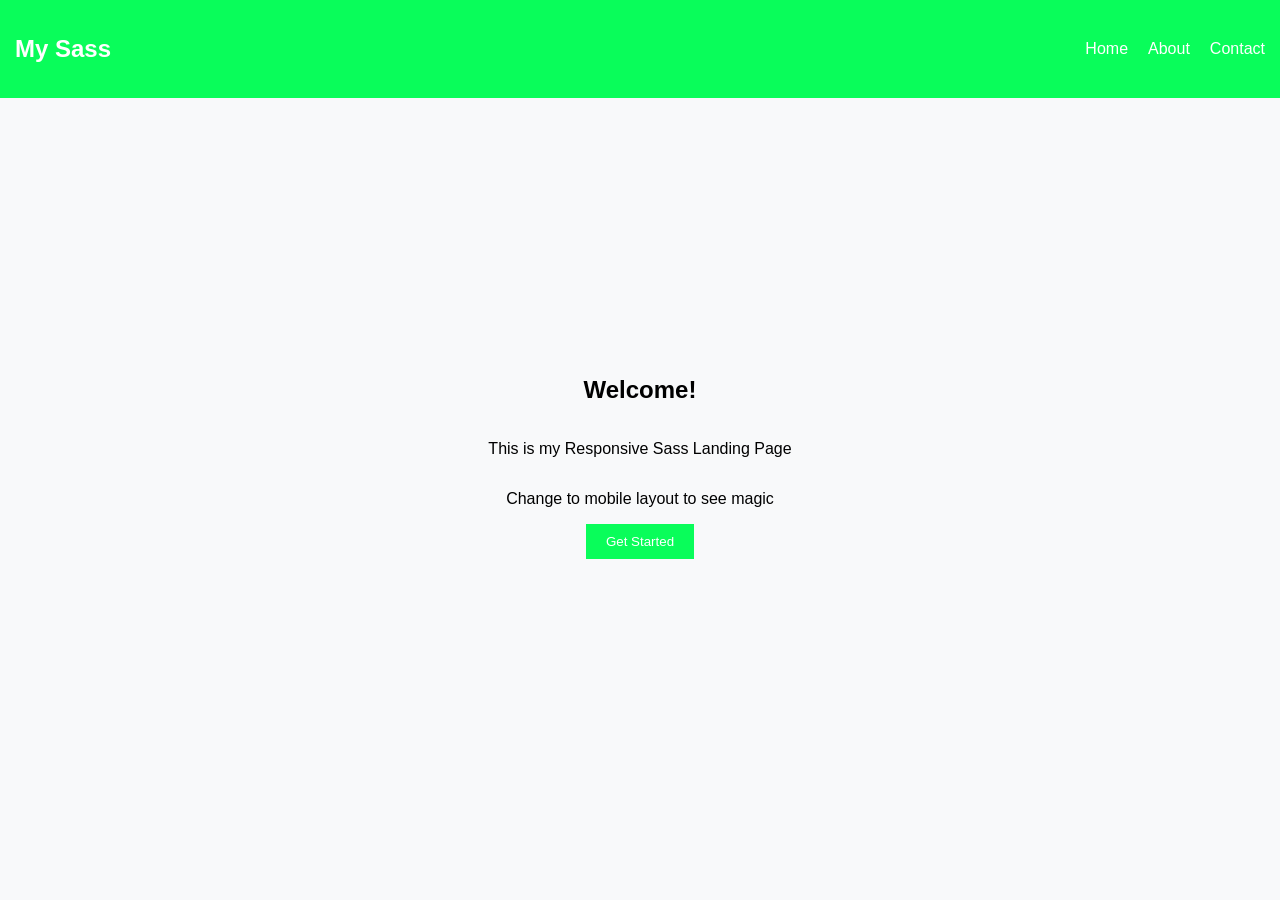
<file: Act2-Midterm/index.html>
<!DOCTYPE html>
<html lang="en">
<head>
    <meta charset="UTF-8">
    <meta name="viewport" content="width=device-width, initial-scale=1.0">
    <title>Manginsay</title>
    <link rel="stylesheet" href="styles/scss/style.css">
</head>
<body>

<nav>
    <h2>My Sass</h2>

    <ul>
        <li><a href="#">Home</a></li>
        <li><a href="#">About</a></li>
        <li><a href="#">Contact</a></li>
    </ul>
</nav>

<section class="hero">
    <h1>Welcome!</h1>
    <p>This is my Responsive Sass Landing Page</p>
    <p>Change to mobile layout to see magic</p>
    <button>Get Started</button>
</section>

</body>
</html>
</file>
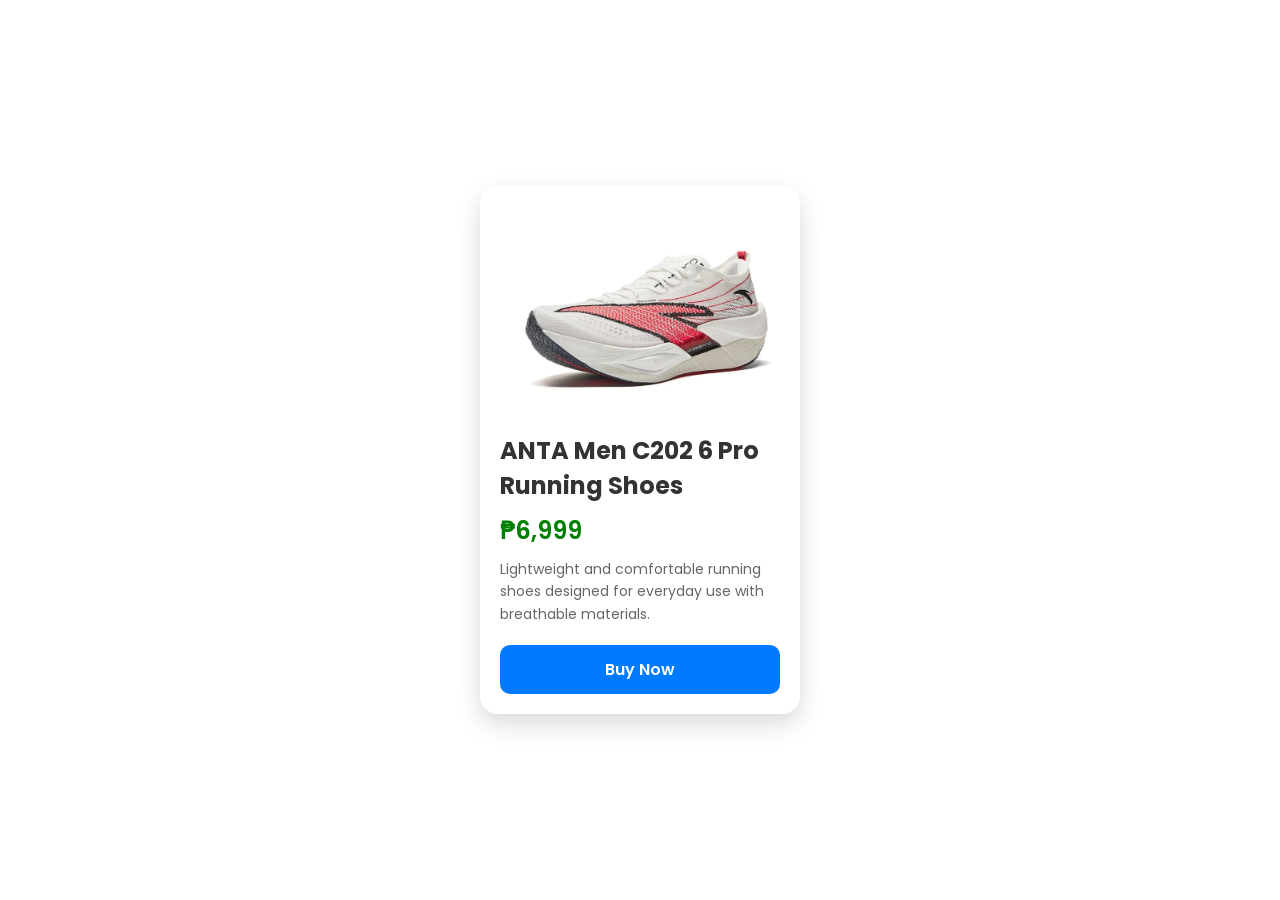
<file: activity4/index.html>
<!DOCTYPE html>
<html lang="en">
<head>
    <meta charset="UTF-8">
    <meta name="viewport" content="width=device-width, initial-scale=1.0">
    <title>Product Card | Manginsay</title>
    <link rel="stylesheet" href="css/styles.css">
</head>
<body>
<div class="product-card">
    <img src="assets/anta.jpg" alt="Running Shoes">
    <div class="product-content">
        <h2>ANTA Men C202 6 Pro Running Shoes</h2>
        <p class="price"> ₱6,999</p>
        <p class="description">
            Lightweight and comfortable running shoes designed for everyday use with breathable materials.
        </p>
        <button>Buy Now</button>
    </div>
</div>
</body>
</html>
</file>
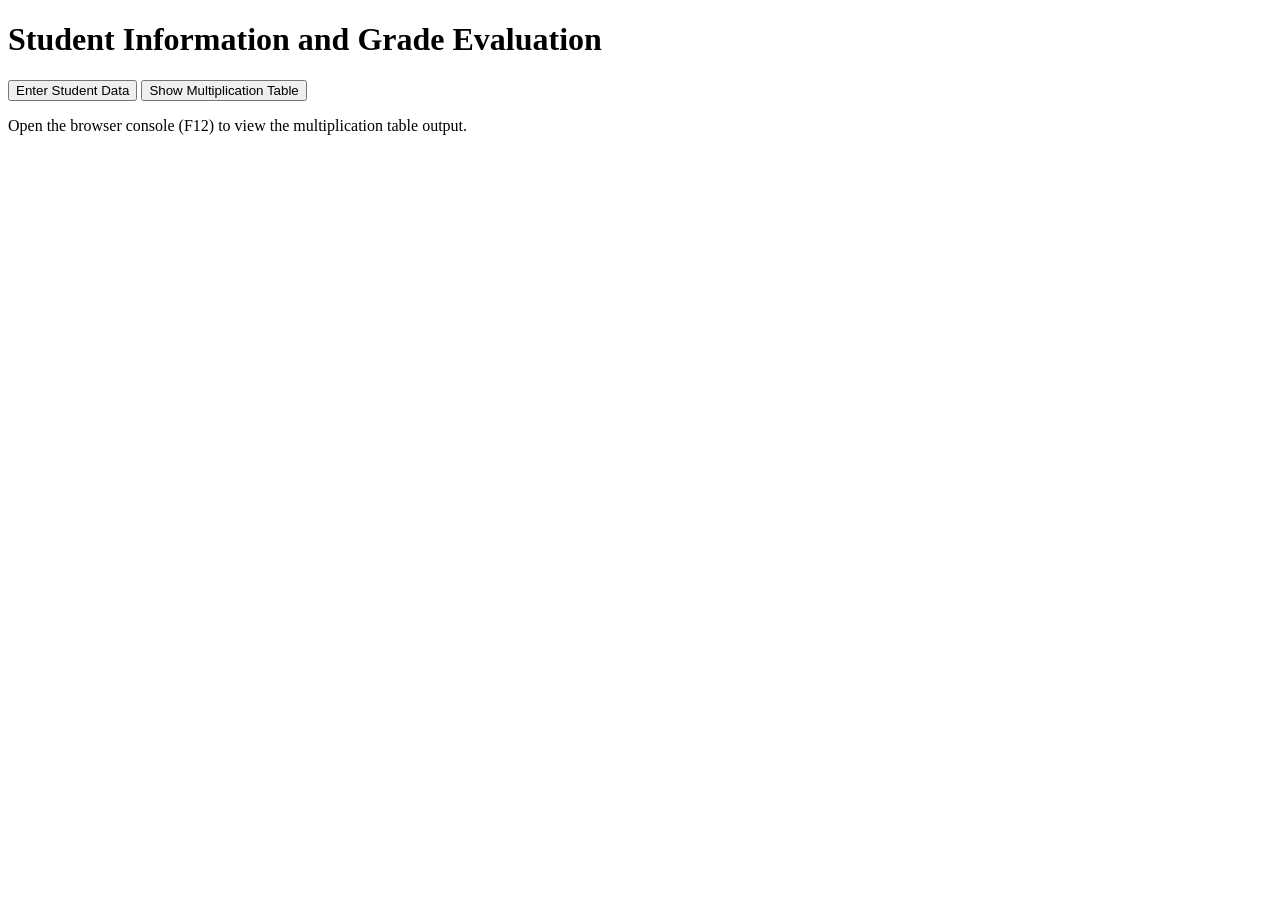
<file: Midterm-Act3/index.html>
<!DOCTYPE html>
<html lang="en">
<head>
    <meta charset="UTF-8">
    <meta name="viewport" content="width=device-width, initial-scale=1.0">
    <title>Student Information and Grade Evaluation</title>
</head>
<body>
  <div class="card">
    <h1>Student Information and Grade Evaluation</h1>
    <button onclick="startEvaluation()">Enter Student Data</button>
    <button onclick="showMultiplicationTable()">Show Multiplication Table</button>
    <div id="result"></div>
    <p class="note">
      Open the browser console (F12) to view the multiplication table output.
    </p>
  </div>
  <script src="src/script.js"></script>
</body>
</html>
</file>
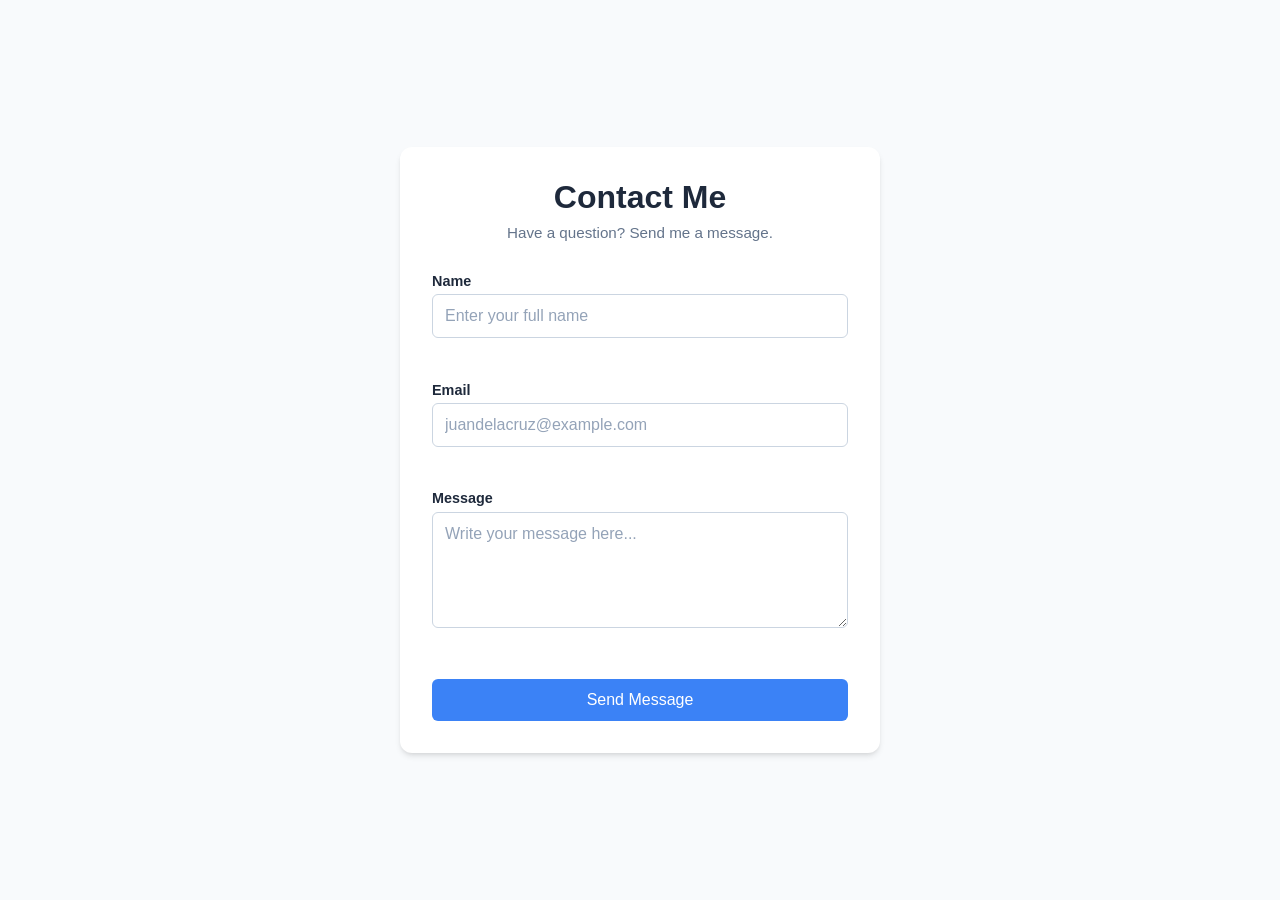
<file: Midterm-Act4/index.html>
<!DOCTYPE html>
<html lang="en">
<head>
  <meta charset="UTF-8">
  <meta name="viewport" content="width=device-width, initial-scale=1.0">

  <title>Manginsay - Activity 4</title>

  <link rel="stylesheet" href="assets/css/style.css">
  <script src="script/script.js" defer></script>
</head>

<body>
  <main class="page">
    <div class="card">
      <h1 class="page__heading">
        Contact Me
      </h1>
      <p class="page__subtext">
        Have a question? Send me a message.
      </p>
      <form id="contactForm" class="form" novalidate>
        <div class="form__group">
          <label class="form__label" for="name">
            Name
          </label>
          <input class="form__input" type="text" id="name"name="name" placeholder="Enter your full name"  >
          <span class="form__error" id="nameError"></span>
        </div>
        <div class="form__group">
          <label class="form__label" for="email">
            Email
          </label>
          <input class="form__input" type="email" id="email" name="email" placeholder="juandelacruz@example.com">
          <span class="form__error" id="emailError"></span>
        </div>
        <div class="form__group">
          <label class="form__label" for="message">
            Message
          </label>

          <textarea class="form__input form__textarea" id="message" name="message" rows="5" placeholder="Write your message here..."></textarea>
          <span class="form__error" id="messageError"></span>
        </div>

        <button type="submit" class="form__submit">
          Send Message
        </button>

      </form>
      <div id="confirmation" class="confirmation" hidden>
        <p>
          Thank you! Your message has been sent successfully.
        </p>
      </div>
    </div>
  </main>
</body>
</html>
</file>
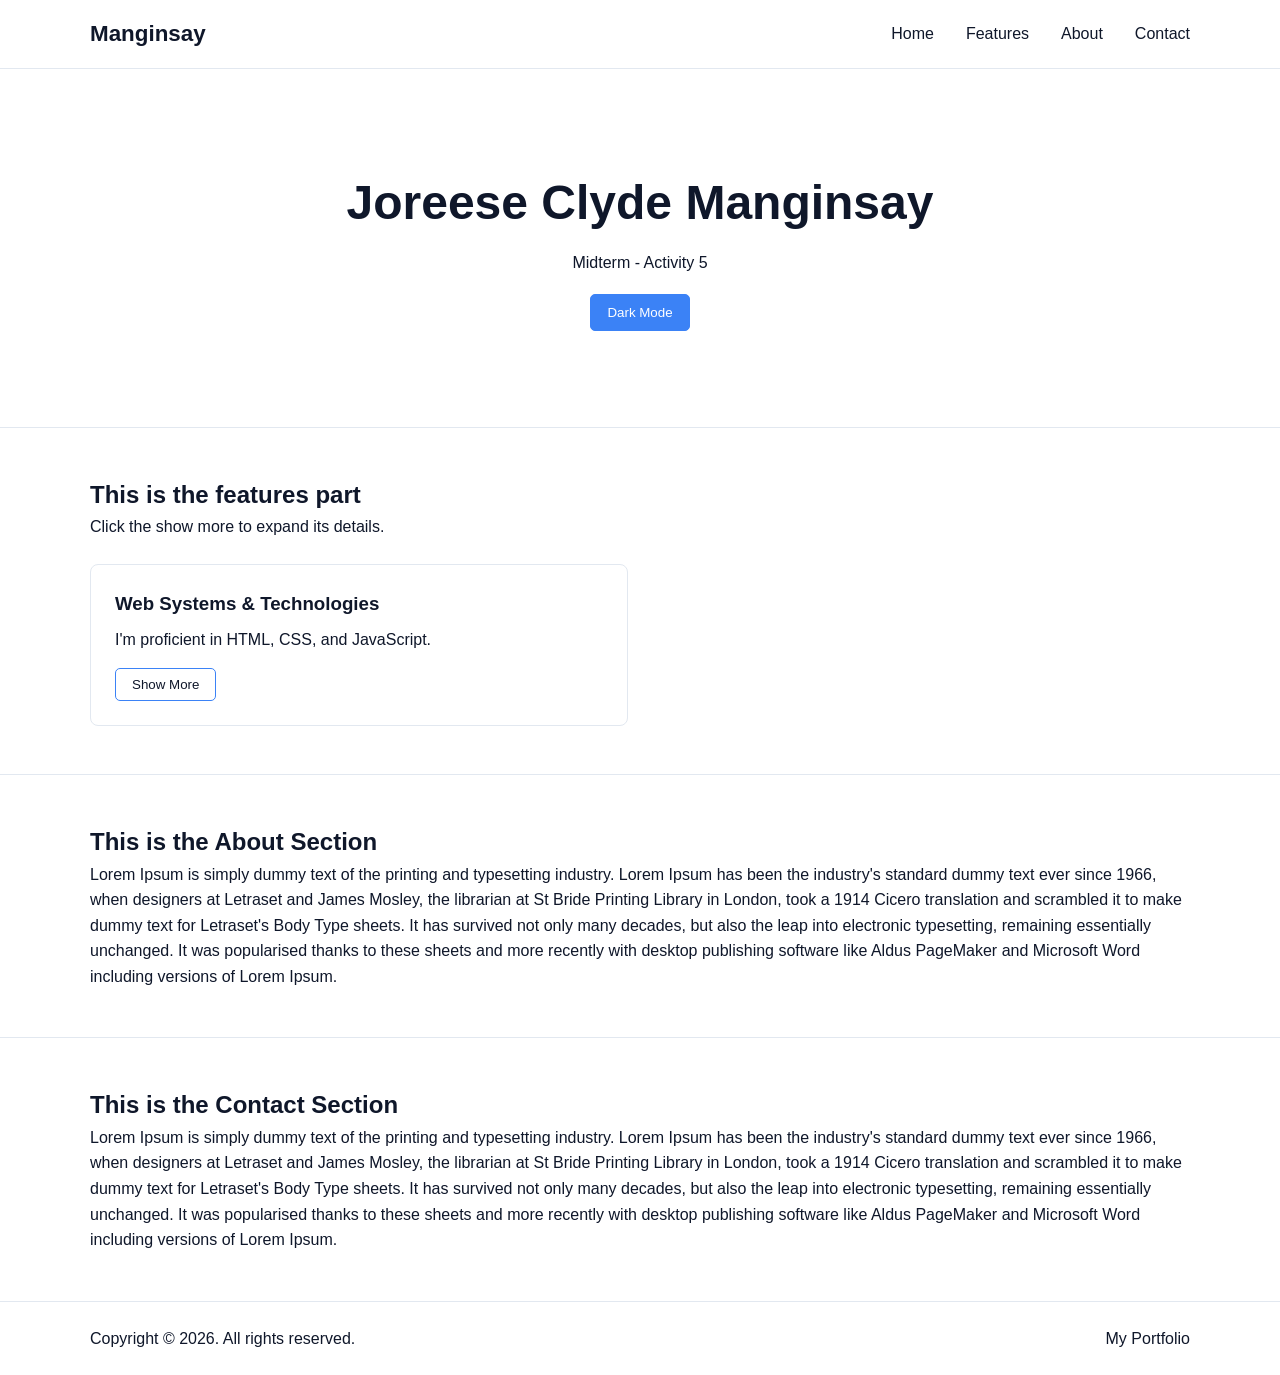
<file: Midterm-Act5/index.html>
<!DOCTYPE html>
<html lang="en">
<head>
    <meta charset="UTF-8">
    <meta name="viewport" content="width=device-width, initial-scale=1.0">
    <title>Manginsay | Activity 5</title>
    <link rel="stylesheet" href="assets/styles/css/style.css">
</head>

<body>

<header class="navbar">
    <div class="navbar-container">
        <a href="#hero" class="navbar-logo">
            Manginsay
        </a>

        <button class="navbar-toggle" id="menu-toggle" aria-label="Toggle Menu">
            <span class="navbar-bar"></span>
            <span class="navbar-bar"></span>
            <span class="navbar-bar"></span>
        </button>

        <nav class="navbar-menu" id="nav-menu">
            <a href="#hero">Home</a>
            <a href="#features">Features</a>
            <a href="#about">About</a>
            <a href="#contact">Contact</a>
        </nav>
    </div>
</header>

<main>
    <section class="hero" id="hero">
        <div class="hero-content">
            <h1>Joreese Clyde Manginsay</h1>
            <p>Midterm - Activity 5</p>

            <div class="hero-actions">
                <button class="btn btn--outline" id="theme-toggle">
                    Dark Mode
                </button>
            </div>
        </div>
    </section>
    <section class="features" id="features">
        <div class="container">

            <h2>This is the features part</h2>
            <p>Click the show more to expand its details.</p>
            <div class="features-grid">
                <article class="card">
                    <h3>Web Systems & Technologies</h3>
                    <p>
                        I'm proficient in HTML, CSS, and JavaScript.
                    </p>
                    <div class="card-details" hidden>
                        <p>
                            But I'm currently learning SCSS integration
                            in my tech stack.
                        </p>
                    </div>
                    <button class="card-toggle-btn" aria-expanded="false">
                        Show More
                    </button>
                </article>
            </div>
        </div>
    </section>

    <section class="about" id="about">
        <div class="container">

            <h2>This is the About Section</h2>
            <p>
                Lorem Ipsum is simply dummy text of the printing and typesetting industry. Lorem Ipsum has been the industry's standard dummy text ever since 1966, when designers at Letraset and James Mosley,
                the librarian at St Bride Printing Library in London, took a 1914 Cicero translation and scrambled it to make dummy text for Letraset's Body Type sheets.
                It has survived not only many decades, but also the leap into electronic typesetting, remaining essentially unchanged. It was popularised thanks to these sheets and more 
                recently with desktop publishing software like Aldus PageMaker and Microsoft Word including versions of Lorem Ipsum.

            </p>
        </div>
    </section>
    <section class="contact" id="contact">
        <div class="container">
            <h2>This is the Contact Section</h2>
            <p>
                Lorem Ipsum is simply dummy text of the printing and typesetting industry. Lorem Ipsum has been the industry's standard dummy text ever since 1966, when designers at Letraset and James Mosley,
                the librarian at St Bride Printing Library in London, took a 1914 Cicero translation and scrambled it to make dummy text for Letraset's Body Type sheets.
                It has survived not only many decades, but also the leap into electronic typesetting, remaining essentially unchanged. It was popularised thanks to these sheets and more 
                recently with desktop publishing software like Aldus PageMaker and Microsoft Word including versions of Lorem Ipsum.
            </p>
        </div>
    </section>
</main>
<footer class="footer">
    <div class="container footer-container">
        <p class="footer-copyright">
            Copyright &copy; <span id="year"></span>.
            All rights reserved.
        </p>
        <div class="footer-links">
            <a href="https://joreeseclyde.dev">
                My Portfolio
            </a>
        </div>
    </div>
</footer>
<script src="script/script.js" defer></script>

</body>
</html>
</file>
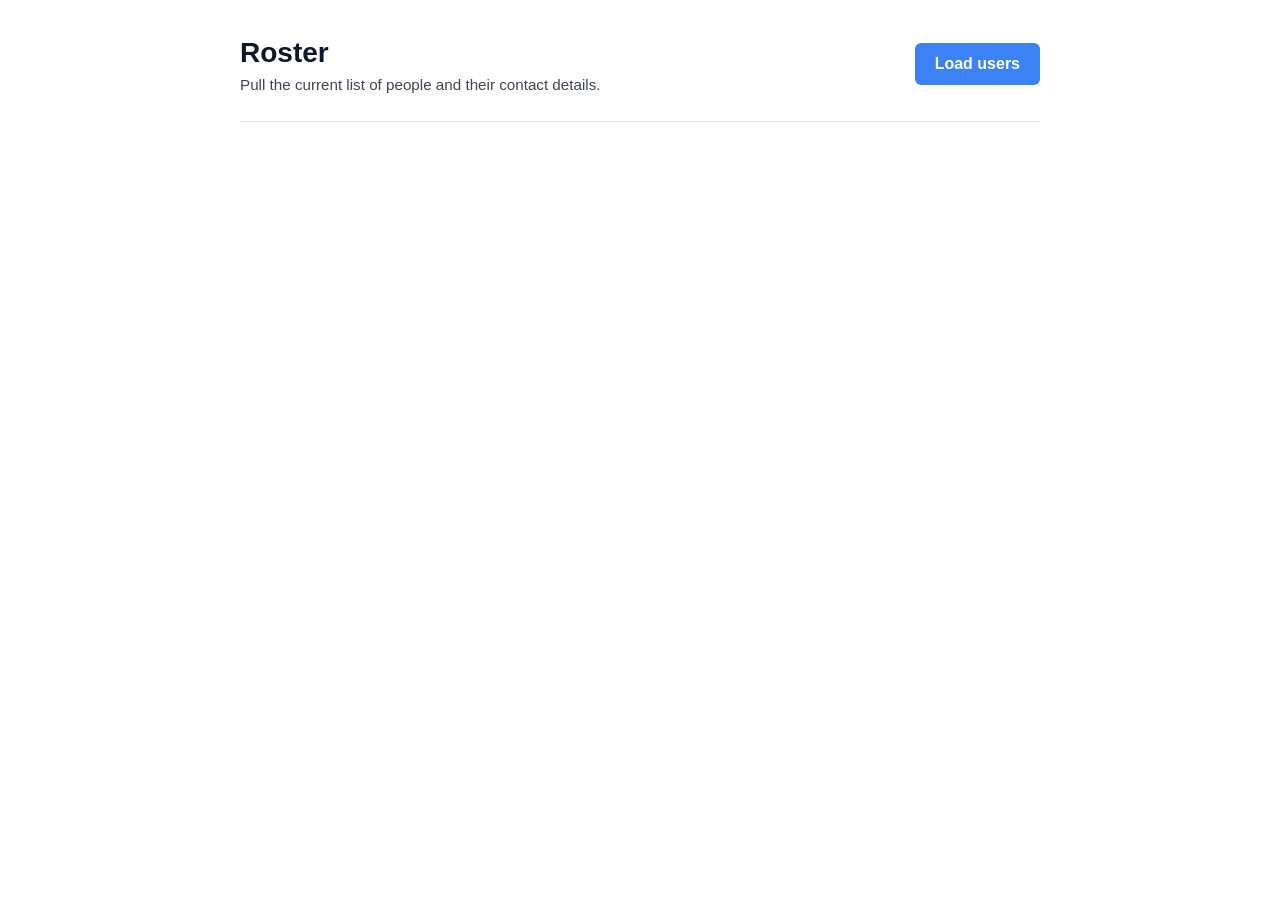
<file: semi-draft/index.html>
<!DOCTYPE html>
<html lang="en">
<head>
<meta charset="UTF-8">
<meta name="viewport" content="width=device-width, initial-scale=1.0">
<title>Activity 2</title>
<link rel="stylesheet" href="css/main.css">
</head>
<body>
  <div class="wrap">
    <header>
      <div>
        <h1>Roster</h1>
        <p>Pull the current list of people and their contact details.</p>
      </div>
      <button id="loadBtn" type="button">Load users</button>
    </header>

    <div id="status" role="status" aria-live="polite"></div>
    <div id="list"></div>
  </div>

<head>
  <script src="script/script.js" defer></script>
</head>
</body>
</html>
</file>
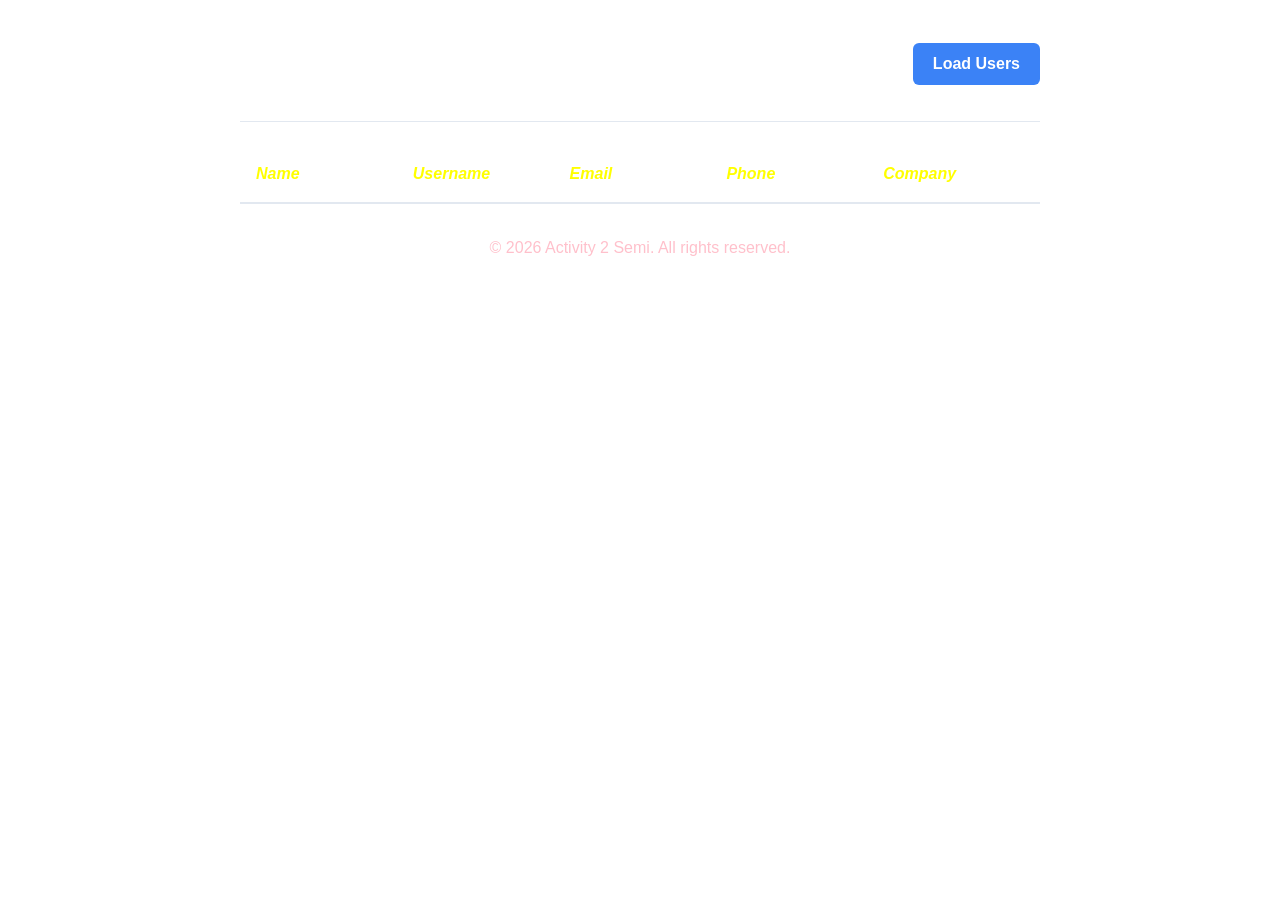
<file: SemiFinal-Act2/index.html>
<!DOCTYPE html>
<html lang="en">
<head>
  <meta charset="UTF-8">
  <meta name="viewport" content="width=device-width, initial-scale=1.0">
  <title>Activity 2</title>
  <link rel="stylesheet" href="css/main.css">
  <script src="script/script.js" defer></script>
</head>
<body>
 <main class="wrap">
  <nav>
    <div>
      <h1>List</h1>
      <p>Get the details dawg.</p>
    </div>
    <button id="loadBtn">Load Users</button>
  </nav>
  <div id="status"></div>
  <div class="user-headers">
    <span>Name</span> <span>Username</span> <span>Email</span> <span>Phone</span> <span>Company</span>
  </div>
  <ul id="users"></ul>
</main>
<footer>
    <p class="footer-desc">
      &copy; <span id="year"></span> Activity 2 Semi. All rights reserved.
    </p>
</footer>
</body>
</html>
</file>
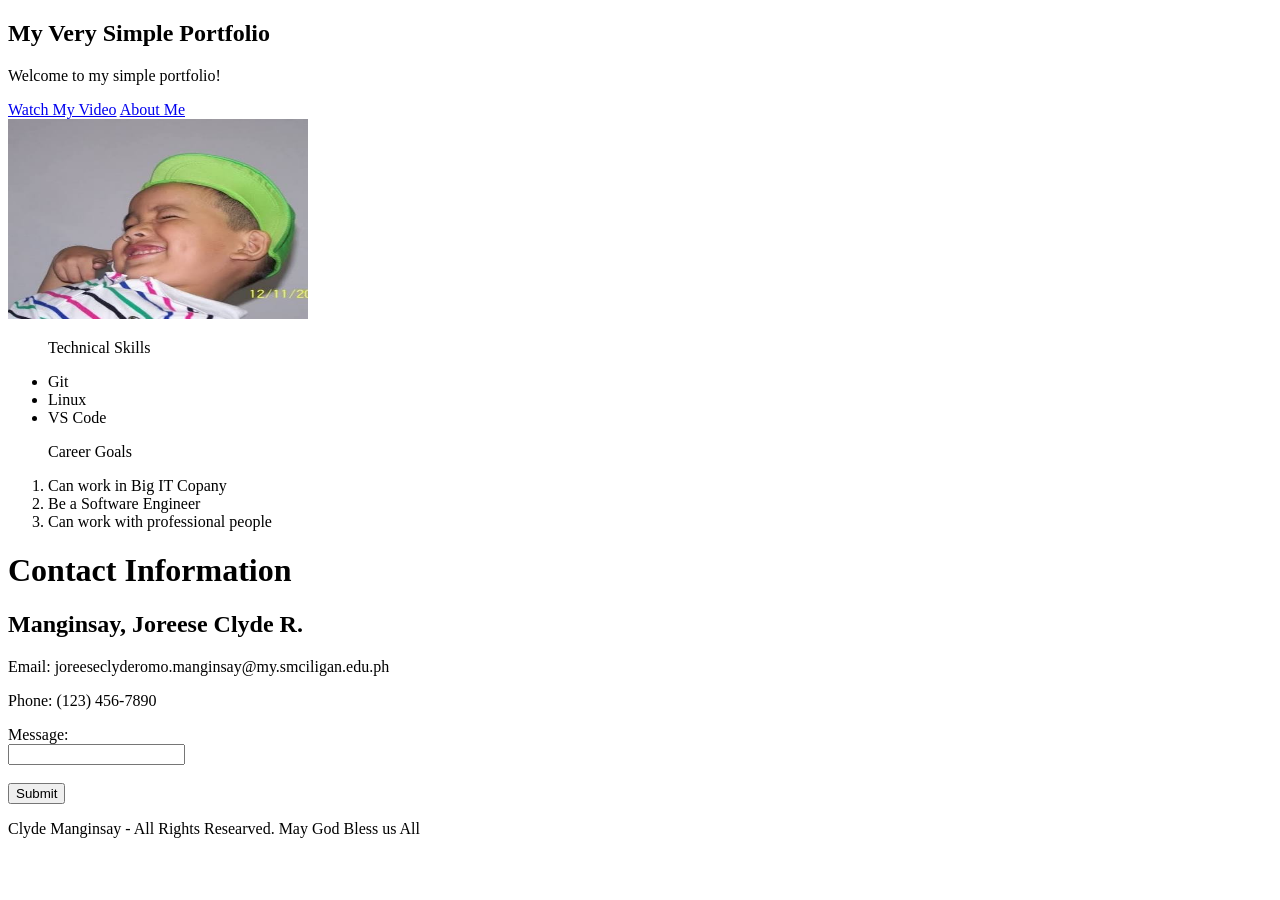
<file: html/myPortfolio.html>
<!DOCTYPE html>
<html>
<head>
<title>My Portfolio</title>
</head>
<body>
<section>
<header>
<h1>My Very Simple Portfolio</h1>
</header>
<p>Welcome to my simple portfolio!</p>
<nav>
    <a href="myVideo.html">Watch My Video</a>
    <a href="aboutMe.html">About Me</a>
</nav>
<img src="../assets/images/my_image.jpg" alt="Portfolio Image" width="300" height="200">
</section>
    <ul>
        <p>Technical Skills</p>
        <li>Git</li>
        <li>Linux</li>
        <li>VS Code</li>
    </ul>
    <ol>
        <p>Career Goals</p>
        <li>Can work in Big IT Copany</li>
        <li>Be a Software Engineer</li>
        <li>Can work with professional people</li>
    </ol>
<main>
    <h1>Contact Information</h1>
    <h2>Manginsay, Joreese Clyde R.</h2>
    <p>Email: joreeseclyderomo.manginsay@my.smciligan.edu.ph</p>
    <p>Phone: (123) 456-7890</p>
    <form>
    <label for="message">Message:</label><br>
        <input type="text" id="message" name="message"><br><br>
        <button type="submit">Submit</button>
    </form>
<footer>
    <p>Clyde Manginsay - All Rights Researved. May God Bless us All</p>
</footer>
</main>
</body>
</html>
</file>
<file: Act2-Midterm/styles/scss/style.css>
body {
  margin: 0;
  font-family: Arial;
  background: #f8f9fa;
}

nav {
  display: flex;
  justify-content: center;
  align-items: center;
  justify-content: space-between;
  padding: 15px;
  background: rgb(9, 253, 90);
  color: #ffffff;
}
nav ul {
  display: flex;
  list-style: none;
}
nav ul li {
  margin-left: 20px;
}
nav ul li a {
  color: #ffffff;
  text-decoration: none;
}

.hero {
  display: flex;
  justify-content: center;
  align-items: center;
  flex-direction: column;
  height: 80vh;
  text-align: center;
}
.hero button {
  padding: 10px 20px;
  background: rgb(9, 253, 90);
  color: #ffffff;
  border: none;
  cursor: pointer;
}

@media (max-width: 600px) {
  nav {
    flex-direction: column;
    background: pink;
  }
  nav ul {
    flex-direction: column;
    padding: 0;
  }
  nav ul li {
    margin: 10px 0;
  }
  .hero button {
    background: pink;
  }
}/*# sourceMappingURL=style.css.map */
</file>
<file: activity4/css/styles.css>
@import url('https://fonts.googleapis.com/css2?family=Poppins:wght@300;400;500;600;700&display=swap');

*{
    margin:0px;
    padding:0;
    box-sizing:border-box;
    font-family:'Poppins',sans-serif;
}

body{
    color:white;
    display:flex;
    justify-content:center;
    align-items:center;
    height:100vh;
}

.product-card{
    width:320px;
    color:white;
    border-radius:18px;
    overflow:hidden;
    box-shadow:0 10px 25px rgba(0,0,0,0.15);
    transition:0.3s ease;
}

.product-card:hover{
    transform:translateY(-8px);
    box-shadow:0 18px 35px rgba(0,0,0,0.25);
}

.product-card img{
    width:100%;
    height:220px;
    object-fit:cover;
}

.product-content{
    padding:20px;
}

.product-content h2{
    color:#333;
    margin-bottom:10px;
}

.price{
    color:green;
    font-size:24px;
    font-weight:600;
    margin-bottom:10px;
}

.description{
    color:#636769;
    font-size:14px;
    line-height:1.6;
    margin-bottom:20px;
}

button{
    width:100%;
    padding:12px;
    border:none;
    border-radius:10px;
    background:#007bff;
    color:white;
    font-size:16px;
    font-weight:600;
    cursor:pointer;
    transition:0.3s;
}

button:hover{
    background:#0056b3;
}
</file>
<file: Midterm-Act4/assets/css/style.css>
* {
  margin: 0;
  padding: 0;
  box-sizing: border-box;
}

body {
  font-family: "Inter", -apple-system, BlinkMacSystemFont, "Segoe UI", Roboto, sans-serif;
  font-size: 1rem;
  color: #1e293b;
  background-color: #f8fafc;
}

.page {
  min-height: 100vh;
  padding: 32px 20px;
  display: flex;
  flex-direction: row;
  display: flex;
  align-items: center;
  justify-content: center;
}

@media (max-width: 480px) {
  .page {
    padding: 20px 12px;
  }
}

.page__heading {
  font-size: 32px;
  color: #1e293b;
  text-align: center;
  margin-bottom: 8px;
  transition: color 0.4s ease-in-out;
}

.page__heading--submitted {
  color: #16a34a;
}

.page__subtext {
  text-align: center;
  color: #64748b;
  font-size: 15.2px;
  margin-bottom: 32px;
}

.card {
  background-color: #ffffff;
  border-radius: 0.75rem;
  padding: 32px;
  box-shadow: 0 4px 6px -1px rgba(0, 0, 0, 0.1), 0 2px 4px -2px rgba(0, 0, 0, 0.1);
  width: 100%;
  max-width: 480px;
}
@media (max-width: 768px) {
  .card {
    max-width: 520px;
    padding: 48px;
  }
}

.form {
  display: flex;
  flex-direction: column;
  gap: 20px;
}

.form__group {
  display: flex;
  flex-direction: column;
  gap: 5.6px;
}

.form__label {
  font-weight: 600;
  font-size: 14.4px;
  color: #1e293b;
}

.form__input {
  width: 100%;
  padding: 12px;
  border: 1px solid #cbd5e1;
  border-radius: 0.375rem;
  font-family: inherit;
  font-size: 16px;
  color: #1e293b;
  background-color: #ffffff;
  transition: border-color 0.2s ease-in-out;
}

.form__input:focus {
  outline: none;
  border-color: #3b82f6;
  box-shadow: 0 0 0 3px rgba(59, 130, 246, 0.15);
}

.form__input::-moz-placeholder {
  color: #94a3b8;
}

.form__input::placeholder {
  color: #94a3b8;
}

.form__input--invalid {
  border-color: #dc2626;
}

.form__input--invalid:focus {
  border-color: #dc2626;
  box-shadow: 0 0 0 3px rgba(220, 38, 38, 0.15);
}

.form__textarea {
  resize: vertical;
  min-height: 100px;
}

.form__error {
  min-height: 17.6px;
  font-size: 13.6px;
  color: #dc2626;
}

.form__submit {
  border: none;
  cursor: pointer;
  font-family: "Inter", -apple-system, BlinkMacSystemFont, "Segoe UI", Roboto, sans-serif;
  font-size: 16px;
  background-color: #3b82f6;
  color: #fff;
  padding: 12px 20px;
  border-radius: 0.375rem;
  margin-top: 8px;
  transition: background-color 0.2s ease-in-out, transform 0.2s ease-in-out;
}

.form__submit:hover {
  background-color: #2563eb;
}

.form__submit:active {
  transform: scale(0.98);
}

.confirmation {
  margin-top: 20px;
  padding: 12px 20px;
  border-radius: 0.375rem;
  background-color: #dcfce7;
  color: #16a34a;
  text-align: center;
  font-weight: 600;
}

.confirmation[hidden] {
  display: none;
}/*# sourceMappingURL=style.css.map */
</file>
<file: Midterm-Act5/assets/styles/css/style.css>
* {
  margin: 0;
  padding: 0;
  box-sizing: border-box;
}

html {
  scroll-behavior: smooth;
  font-family: Arial, Helvetica, sans-serif;
}

body {
  background: #ffffff;
  color: #0f172a;
  line-height: 1.6;
}
body.dark-theme {
  background: #0f172a;
  color: #f8fafc;
}
body.dark-theme .navbar,
body.dark-theme .navbar-menu {
  background: #0f172a;
  border-color: #334155;
}
body.dark-theme .navbar-bar {
  background: #f8fafc;
}
body.dark-theme .card {
  background: #1e293b;
  border-color: #334155;
}

.container,
.navbar-container {
  width: 90%;
  max-width: 1100px;
  margin: auto;
}

.navbar {
  position: sticky;
  top: 0;
  z-index: 1000;
  background: #ffffff;
  border-bottom: 1px solid #e2e8f0;
}
.navbar-container {
  display: flex;
  justify-content: space-between;
  align-items: center;
  padding: 1rem 0;
}
.navbar-logo {
  color: inherit;
  font-size: 1.4rem;
  font-weight: bold;
  text-decoration: none;
}
.navbar-toggle {
  display: flex;
  flex-direction: column;
  justify-content: space-between;
  gap: 5px;
  width: 25px;
  background: none;
  border: none;
  cursor: pointer;
}
@media (min-width: 768px) {
  .navbar-toggle {
    display: none;
  }
}
.navbar-bar {
  width: 100%;
  height: 2px;
  background: #0f172a;
  transition: transform 0.3s ease, opacity 0.3s ease;
}
.navbar-menu {
  display: none;
  flex-direction: column;
  position: absolute;
  top: 100%;
  left: 0;
  width: 100%;
  align-items: left;
  padding: 1rem 5%;
  background: #ffffff;
  border-bottom: 1px solid #e2e8f0;
  gap: 1rem;
}
.navbar-menu.is-active {
  display: flex;
}
.navbar-menu a {
  color: inherit;
  text-decoration: none;
}
.navbar-menu a:hover {
  color: #3b82f6;
}
@media (min-width: 768px) {
  .navbar-menu {
    display: flex !important;
    position: static;
    width: auto;
    padding: 0;
    border: none;
    flex-direction: row;
    gap: 2rem;
  }
}

.hero {
  padding: 6rem 1rem;
  text-align: center;
  border-bottom: 1px solid #e2e8f0;
}
.hero h1 {
  font-size: 2.5rem;
}
@media (min-width: 768px) {
  .hero h1 {
    font-size: 3rem;
  }
}
.hero p {
  margin: 0.5rem 0 1.2rem;
}

.features,
.about,
.contact {
  padding: 3rem 0;
  border-bottom: 1px solid #e2e8f0;
}

.features-grid {
  margin-top: 1.5rem;
}
@media (min-width: 768px) {
  .features-grid {
    display: grid;
    grid-template-columns: repeat(2, 1fr);
    gap: 1.5rem;
  }
}

.btn {
  padding: 0.6rem 1rem;
  background: #3b82f6;
  color: #ffffff;
  border: 1px solid #3b82f6;
  border-radius: 5px;
  cursor: pointer;
}
.btn:hover {
  background: #3b82f6;
  color: #ffffff;
}

.card {
  padding: 1.5rem;
  background: #ffffff;
  border: 1px solid #e2e8f0;
  border-radius: 8px;
}
.card h3 {
  margin-bottom: 0.5rem;
}
.card-details {
  margin-top: 1rem;
}
.card-toggle-btn {
  margin-top: 1rem;
  padding: 0.5rem 1rem;
  background: transparent;
  color: inherit;
  border: 1px solid #3b82f6;
  border-radius: 5px;
  cursor: pointer;
}
.card-toggle-btn:hover {
  background: #3b82f6;
  color: #ffffff;
}

.footer {
  padding: 1.5rem 0;
}
.footer-container {
  display: flex;
  justify-content: space-between;
  align-items: center;
}
.footer a {
  color: inherit;
  text-decoration: none;
}
.footer a:hover {
  color: #3b82f6;
}/*# sourceMappingURL=style.css.map */
</file>
<file: semi-draft/css/main.css>
* {
  box-sizing: border-box;
  margin: 0;
  padding: 0;
}

body {
  font-family: Arial, Helvetica, sans-serif;
  background-color: #ffffff;
  color: #0f172a;
  line-height: 1.5;
  padding: 2rem;
}
@media (prefers-color-scheme: dark) {
  body {
    background-color: #0f172a;
    color: #f8fafc;
  }
}

.wrap {
  max-width: 800px;
  margin: 0 auto;
}

header {
  display: flex;
  flex-direction: column;
  gap: 1rem;
  margin-bottom: 1.5rem;
  border-bottom: 1px solid #e2e8f0;
  padding-bottom: 1.5rem;
}
@media (min-width: 768px) {
  header {
    flex-direction: row;
    justify-content: space-between;
    align-items: center;
  }
}
header h1 {
  font-size: 1.75rem;
  font-weight: bold;
}
header p {
  font-size: 0.95rem;
  opacity: 0.8;
}

button {
  background-color: #3b82f6;
  color: #ffffff;
  border: none;
  padding: 0.75rem 1.25rem;
  font-size: 1rem;
  font-weight: 600;
  border-radius: 6px;
  cursor: pointer;
  transition: opacity 0.2s ease;
}
button:hover {
  opacity: 0.9;
}
button:active {
  transform: scale(0.98);
}

#status {
  margin-bottom: 1rem;
  font-style: italic;
  font-size: 0.9rem;
}

#list {
  display: grid;
  gap: 1rem;
}
#list .user-card {
  background-color: #ffffff;
  border: 1px solid #e2e8f0;
  padding: 1rem;
  border-radius: 6px;
}
@media (prefers-color-scheme: dark) {
  #list .user-card {
    background-color: #1e293b;
    border-color: #334155;
  }
}/*# sourceMappingURL=main.css.map */
</file>
<file: SemiFinal-Act2/css/main.css>
* {
  box-sizing: border-box;
  margin: 0;
  padding: 0;
}

body {
  font-family: "Segoe UI", Tahoma, Geneva, Verdana, sans-serif;
  background-color: #ffffff;
  color: #0f172a;
  line-height: 1.5;
  padding: 2rem;
}
@media (prefers-color-scheme: dark) {
  body {
    background-color: #0f172a;
    color: #f8fafc;
  }
}

.wrap {
  max-width: 800px;
  margin: 0 auto;
}

nav {
  display: flex;
  flex-direction: column;
  gap: 1rem;
  margin-bottom: 1.5rem;
  padding-bottom: 1.5rem;
  border-bottom: 1px solid #e2e8f0;
}
@media (prefers-color-scheme: dark) {
  nav {
    border-color: #334155;
  }
}
@media (min-width: 768px) {
  nav {
    flex-direction: row;
    justify-content: space-between;
    align-items: center;
  }
}
nav h1 {
  font-size: 1.75rem;
  font-weight: 700;
  color: #ffffff;
}
nav p {
  font-size: 0.95rem;
  opacity: 0.8;
  color: #ffffff;
}
nav #loadBtn {
  display: inline-block;
  padding: 0.75rem 1.25rem;
  border: none;
  border-radius: 6px;
  background-color: #3b82f6;
  color: #ffffff;
  font-weight: 600;
  text-align: center;
  text-decoration: none;
  cursor: pointer;
  transition: opacity 0.2s ease, transform 0.1s ease;
}
nav #loadBtn:hover {
  opacity: 0.9;
}
nav #loadBtn {
  font-size: 1rem;
}
nav #loadBtn:active {
  transform: scale(0.98);
}

#status {
  margin-bottom: 1rem;
  font-style: italic;
  font-size: 0.9rem;
  color: yellow;
}

.user-headers,
#users li {
  display: grid;
  grid-template-columns: repeat(5, 1fr);
  gap: 1rem;
  padding: 1rem;
}

.user-headers {
  font-weight: bold;
  font-style: italic;
  color: yellow;
  border-bottom: 2px solid #e2e8f0;
  margin-bottom: 0.5rem;
}
@media (prefers-color-scheme: dark) {
  .user-headers {
    border-color: #334155;
  }
}

#users {
  padding: 0;
  list-style: none;
  display: flex;
  flex-direction: column;
  gap: 0.75rem;
}
#users li {
  align-items: center;
  color: yellow;
  border: 1px solid #e2e8f0;
  border-radius: 6px;
}
@media (prefers-color-scheme: dark) {
  #users li {
    background-color: #1e293b;
    border-color: #334155;
  }
}

.footer-desc {
  text-align: center;
  padding: 1.5rem 0;
  margin-top: auto;
  color: pink;
}/*# sourceMappingURL=main.css.map */
</file>
